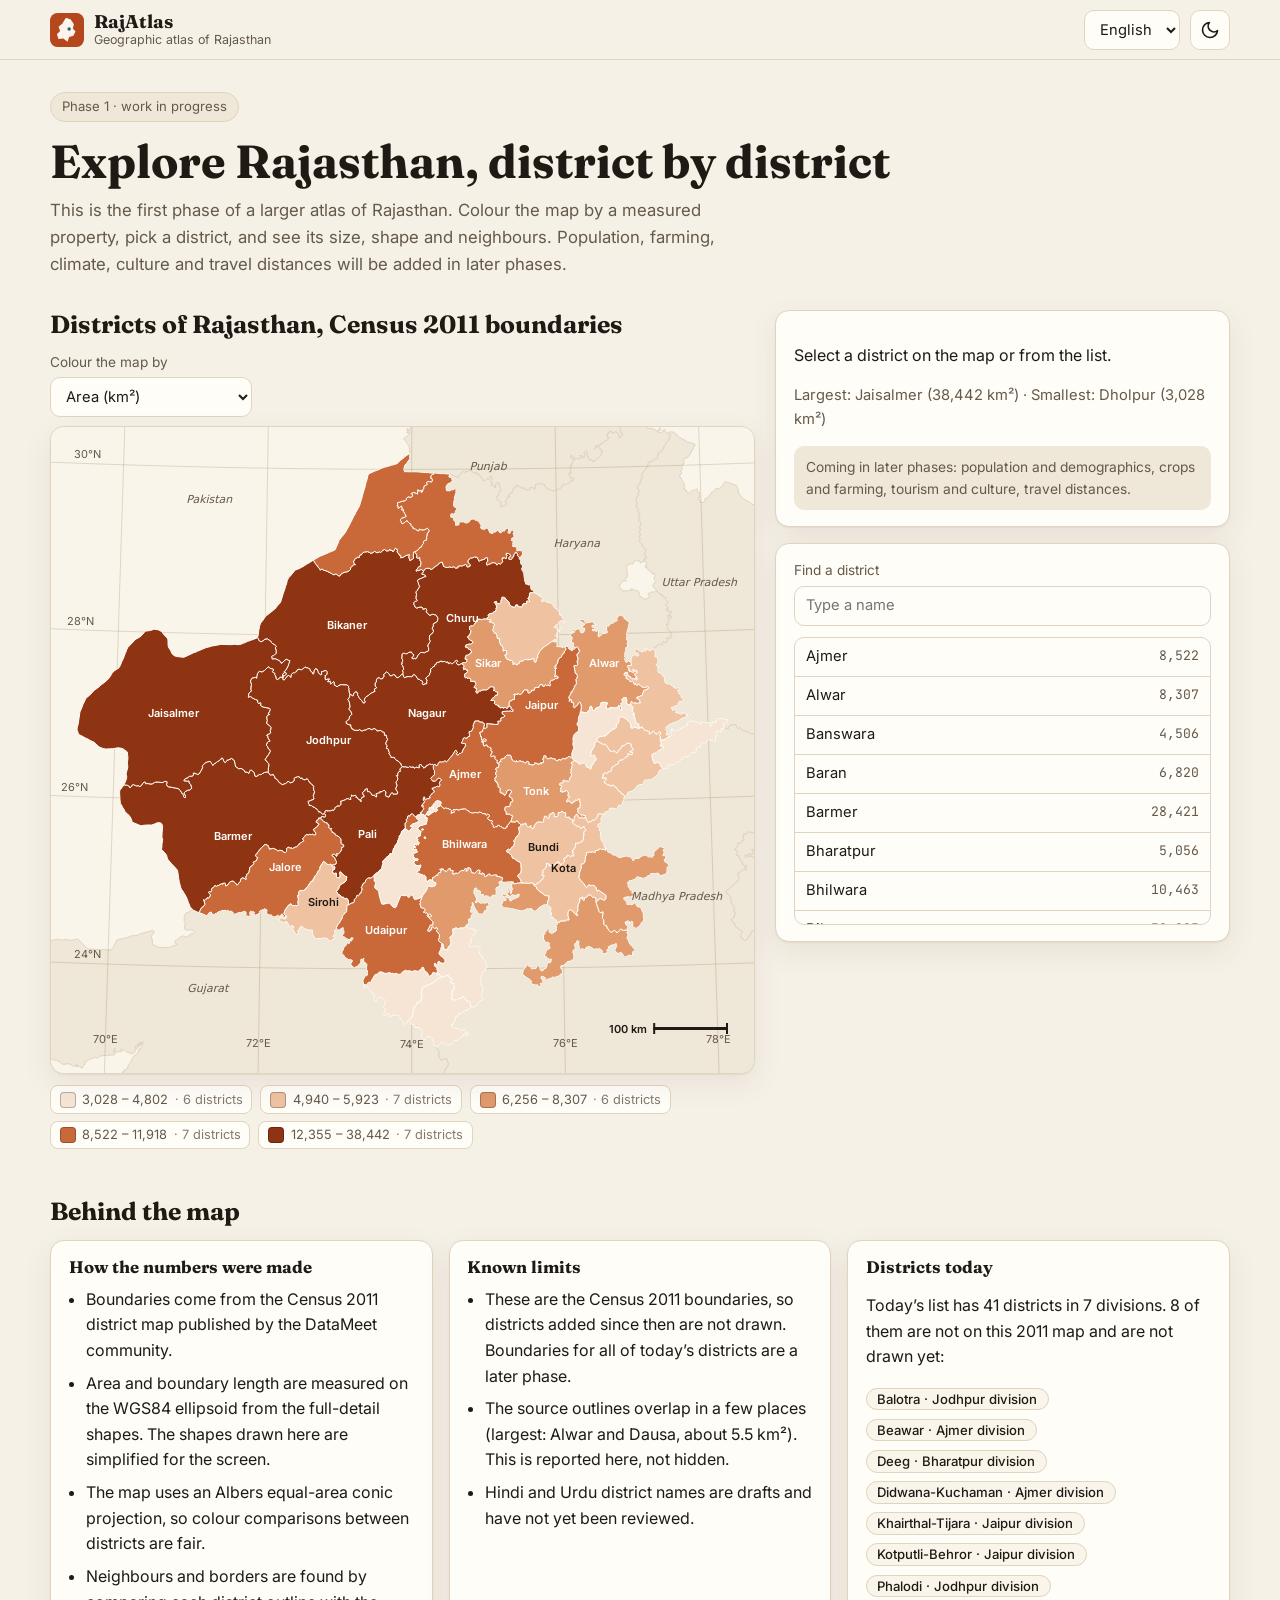
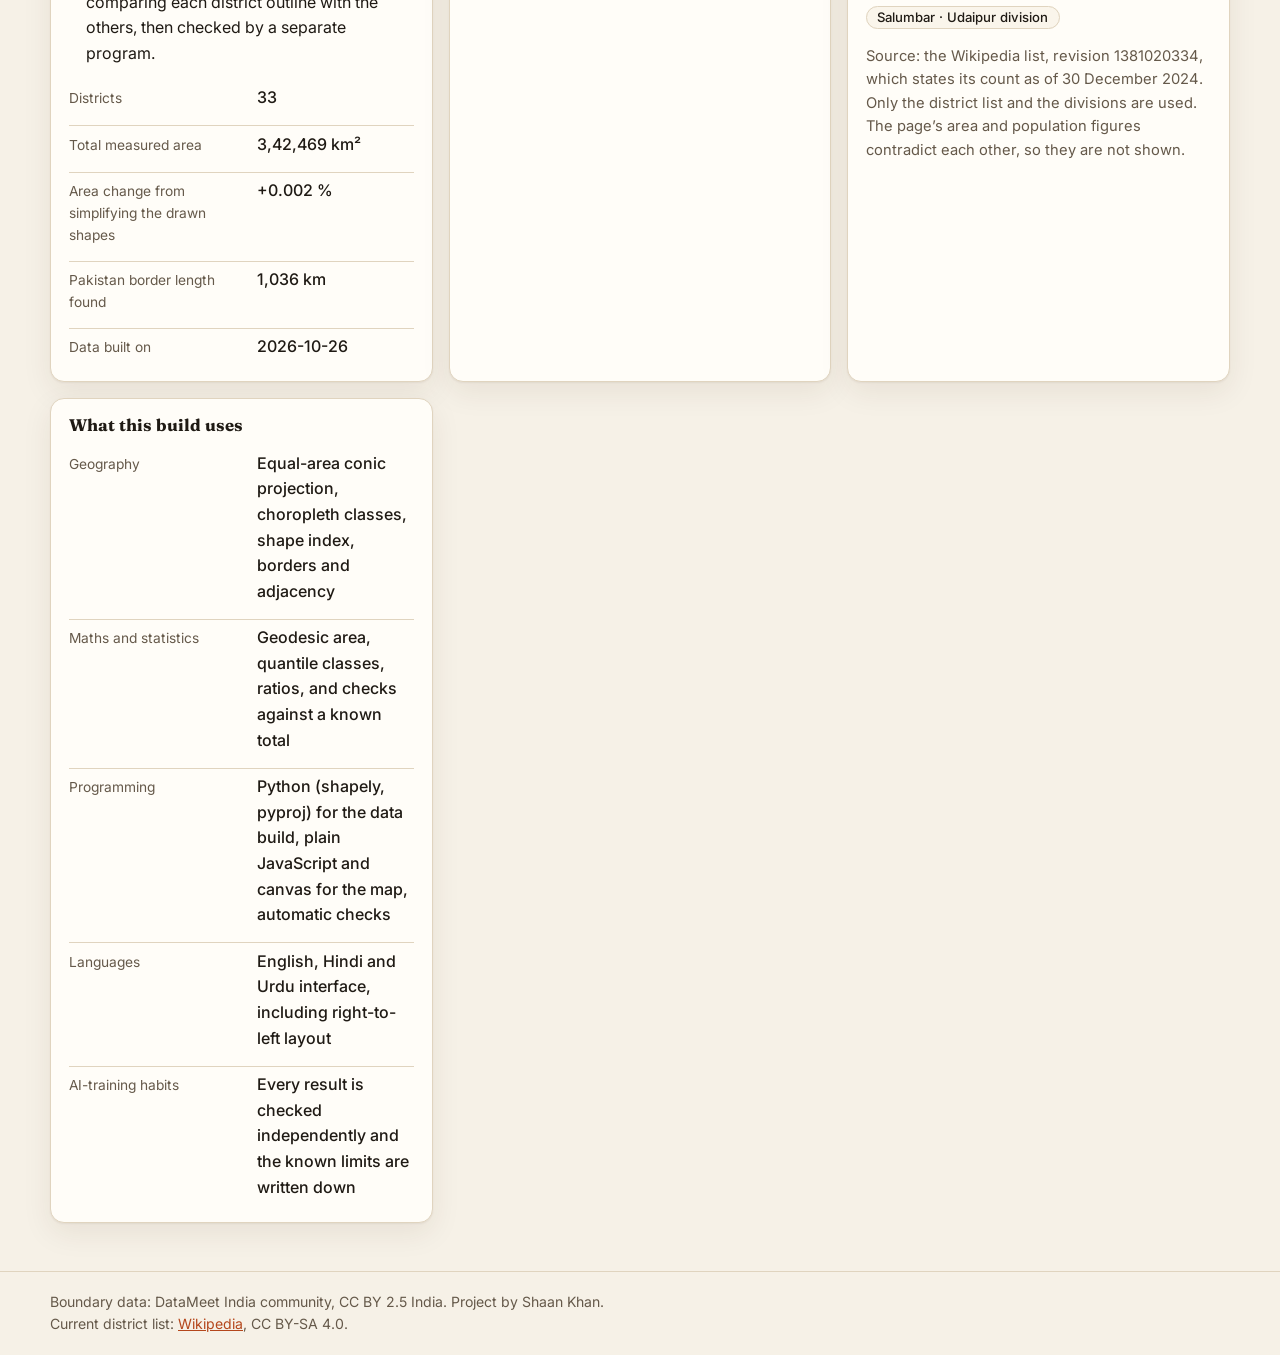
<file: site/index.html>
<!doctype html>
<html lang="en" dir="ltr">
<head>
  <meta charset="utf-8">
  <meta name="viewport" content="width=device-width, initial-scale=1">
  <meta name="google-site-verification" content="Na5MTOHMl5gdFVYgnIsloeKjWfLy23XBbULjPIZZJnI" />
  <title>RajAtlas | Geographic atlas of Rajasthan</title>
  <meta name="description" content="An interactive geographic atlas of Rajasthan: district boundaries, area, shape, neighbours and borders, measured from Census 2011 data. English, Hindi and Urdu.">
  <meta name="author" content="Shaan Khan">
  <meta name="theme-color" content="#f6f1e7">
  <link rel="canonical" href="https://rajatlas.shaankha81.workers.dev/">
  <meta property="og:type" content="website">
  <meta property="og:site_name" content="RajAtlas">
  <meta property="og:title" content="RajAtlas | Geographic atlas of Rajasthan">
  <meta property="og:description" content="An interactive geographic atlas of Rajasthan: district boundaries, area, shape, neighbours and borders, measured from Census 2011 data. English, Hindi and Urdu.">
  <meta property="og:url" content="https://rajatlas.shaankha81.workers.dev/">
  <link rel="icon" href="assets/favicon.svg" type="image/svg+xml">
  <link rel="preconnect" href="https://fonts.googleapis.com">
  <link rel="preconnect" href="https://fonts.gstatic.com" crossorigin>
  <link rel="stylesheet" href="https://fonts.googleapis.com/css2?family=Fraunces:opsz,wght@9..144,500;9..144,700&family=Inter:wght@400;500;600;700&family=JetBrains+Mono:wght@400;600&family=Noto+Nastaliq+Urdu:wght@400;700&family=Noto+Sans+Devanagari:wght@400;600;700&display=swap">
  <link rel="stylesheet" href="assets/css/style.css">
  <script src="assets/js/boot.js"></script>
</head>
<body>
  <a class="skip" href="#main" data-i18n="skip">Skip to content</a>

  <header class="site-header">
    <div class="wrap bar">
      <a class="brand" href="./" aria-label="RajAtlas, home">
        <img src="assets/favicon.svg" alt="" width="34" height="34">
        <span class="brand-text"><b>RajAtlas</b><small data-i18n="brand.sub">Geographic atlas of Rajasthan</small></span>
      </a>
      <div class="controls">
        <label class="visually-hidden" for="lang">Language</label>
        <select id="lang" class="select" aria-label="Language">
          <option value="en">English</option>
          <option value="hi">हिन्दी</option>
          <option value="ur">اردو</option>
        </select>
        <button id="theme" class="icon-btn" type="button" aria-label="Switch between light and dark theme">
          <svg class="i-moon" viewBox="0 0 24 24" width="20" height="20" fill="none" stroke="currentColor" stroke-width="2" stroke-linecap="round" stroke-linejoin="round" aria-hidden="true"><path d="M21 12.8A9 9 0 1 1 11.2 3a7 7 0 0 0 9.8 9.8z"/></svg>
          <svg class="i-sun" viewBox="0 0 24 24" width="20" height="20" fill="none" stroke="currentColor" stroke-width="2" stroke-linecap="round" aria-hidden="true"><circle cx="12" cy="12" r="4.5"/><path d="M12 2v2.5M12 19.5V22M2 12h2.5M19.5 12H22M4.9 4.9l1.8 1.8M17.3 17.3l1.8 1.8M4.9 19.1l1.8-1.8M17.3 6.7l1.8-1.8"/></svg>
        </button>
      </div>
    </div>
  </header>

  <main id="main">
    <section class="intro wrap">
      <p class="badge" data-i18n="badge">Phase 1 · work in progress</p>
      <h1 data-i18n="hero.h1">Explore Rajasthan, district by district</h1>
      <p class="lede" data-i18n="hero.lead">This is the first phase of a larger atlas of Rajasthan. Colour the map by a measured property, pick a district, and see its size, shape and neighbours. Population, farming, climate, culture and travel distances will be added in later phases.</p>
      <noscript><p class="note">The map needs JavaScript. The district data is in assets/data/districts-2011.geojson.</p></noscript>
    </section>

    <section class="atlas wrap" aria-labelledby="map-title">
      <div class="map-col">
        <div class="map-head">
          <h2 id="map-title" data-i18n="map.title">Districts of Rajasthan, Census 2011 boundaries</h2>
          <div class="ctrl">
            <label for="layer" data-i18n="layer.label">Colour the map by</label>
            <select id="layer" class="select">
              <option value="area" data-i18n="layer.area">Area (km²)</option>
              <option value="perim" data-i18n="layer.perim">Boundary length (km)</option>
              <option value="compact" data-i18n="layer.compact">Shape compactness</option>
              <option value="nbrs" data-i18n="layer.nbrs">Neighbouring districts</option>
              <option value="border" data-i18n="layer.border">Type of border</option>
            </select>
          </div>
        </div>
        <div class="map-frame" id="map-frame">
          <canvas id="map" role="img" aria-label="Map of Rajasthan's districts"></canvas>
          <div id="tip" class="tip" role="presentation" hidden></div>
        </div>
        <div id="legend" class="legend"></div>
        <p id="status" class="visually-hidden" role="status" aria-live="polite"></p>
        <p id="load-error" class="note error" role="alert" hidden data-i18n="load.error">The map data could not be loaded. Please reload the page.</p>
      </div>

      <aside class="side-col">
        <div class="card" id="panel" aria-label="District details"></div>
        <div class="card">
          <label class="field-label" for="search" data-i18n="search.label">Find a district</label>
          <input id="search" class="input" type="search" autocomplete="off" placeholder="Type a name" data-i18n-ph="search.ph">
          <ul id="list" class="dlist" aria-label="All districts"></ul>
          <p id="list-none" class="note" hidden data-i18n="list.none">No district matches.</p>
        </div>
      </aside>
    </section>

    <section class="behind wrap" aria-labelledby="bm-title">
      <h2 id="bm-title" data-i18n="bm.title">Behind the map</h2>
      <div class="behind-grid">
        <div class="card">
          <h3 data-i18n="bm.method">How the numbers were made</h3>
          <ul class="plain">
            <li data-i18n="m1">Boundaries come from the Census 2011 district map published by the DataMeet community.</li>
            <li data-i18n="m2">Area and boundary length are measured on the WGS84 ellipsoid from the full-detail shapes. The shapes drawn here are simplified for the screen.</li>
            <li data-i18n="m3">The map uses an Albers equal-area conic projection, so colour comparisons between districts are fair.</li>
            <li data-i18n="m4">Neighbours and borders are found by comparing each district outline with the others, then checked by a separate program.</li>
          </ul>
          <dl class="facts" id="numbers"></dl>
        </div>
        <div class="card">
          <h3 data-i18n="lim.title">Known limits</h3>
          <ul class="plain">
            <li data-i18n="l1">These are the Census 2011 boundaries. Rajasthan’s district map has changed since; the current layout is added in a later phase.</li>
            <li data-i18n="l2">The source outlines overlap in a few places (largest: Alwar and Dausa, about 5.5 km²). This is reported here, not hidden.</li>
            <li id="l3" data-i18n="l3">Hindi and Urdu district names are drafts and have not yet been reviewed.</li>
          </ul>
        </div>
        <div class="card" id="today">
          <h3 data-i18n="cur.title">Districts today</h3>
          <p id="cur-lead"></p>
          <ul id="cur-new" class="chips"></ul>
          <p id="cur-note" class="note"></p>
        </div>
        <div class="card">
          <h3 data-i18n="sk.title">What this build uses</h3>
          <dl class="skills">
            <div><dt data-i18n="sk1.t">Geography</dt><dd data-i18n="sk1.d">Equal-area conic projection, choropleth classes, shape index, borders and adjacency</dd></div>
            <div><dt data-i18n="sk2.t">Maths and statistics</dt><dd data-i18n="sk2.d">Geodesic area, quantile classes, ratios, and checks against a known total</dd></div>
            <div><dt data-i18n="sk3.t">Programming</dt><dd data-i18n="sk3.d">Python (shapely, pyproj) for the data build, plain JavaScript and canvas for the map, automatic checks</dd></div>
            <div><dt data-i18n="sk4.t">Languages</dt><dd data-i18n="sk4.d">English, Hindi and Urdu interface, including right-to-left layout</dd></div>
            <div><dt data-i18n="sk5.t">AI-training habits</dt><dd data-i18n="sk5.d">Every result is checked independently and the known limits are written down</dd></div>
          </dl>
        </div>
      </div>
    </section>
  </main>

  <footer class="site-footer">
    <div class="wrap"><p data-i18n="credit">Boundary data: DataMeet India community, CC BY 2.5 India. Project by Shaan Khan.</p><p id="credit2"></p></div>
  </footer>

  <script src="assets/js/i18n.js" defer></script>
  <script src="assets/js/map.js" defer></script>
  <script src="assets/js/app.js" defer></script>
</body>
</html>
</file>
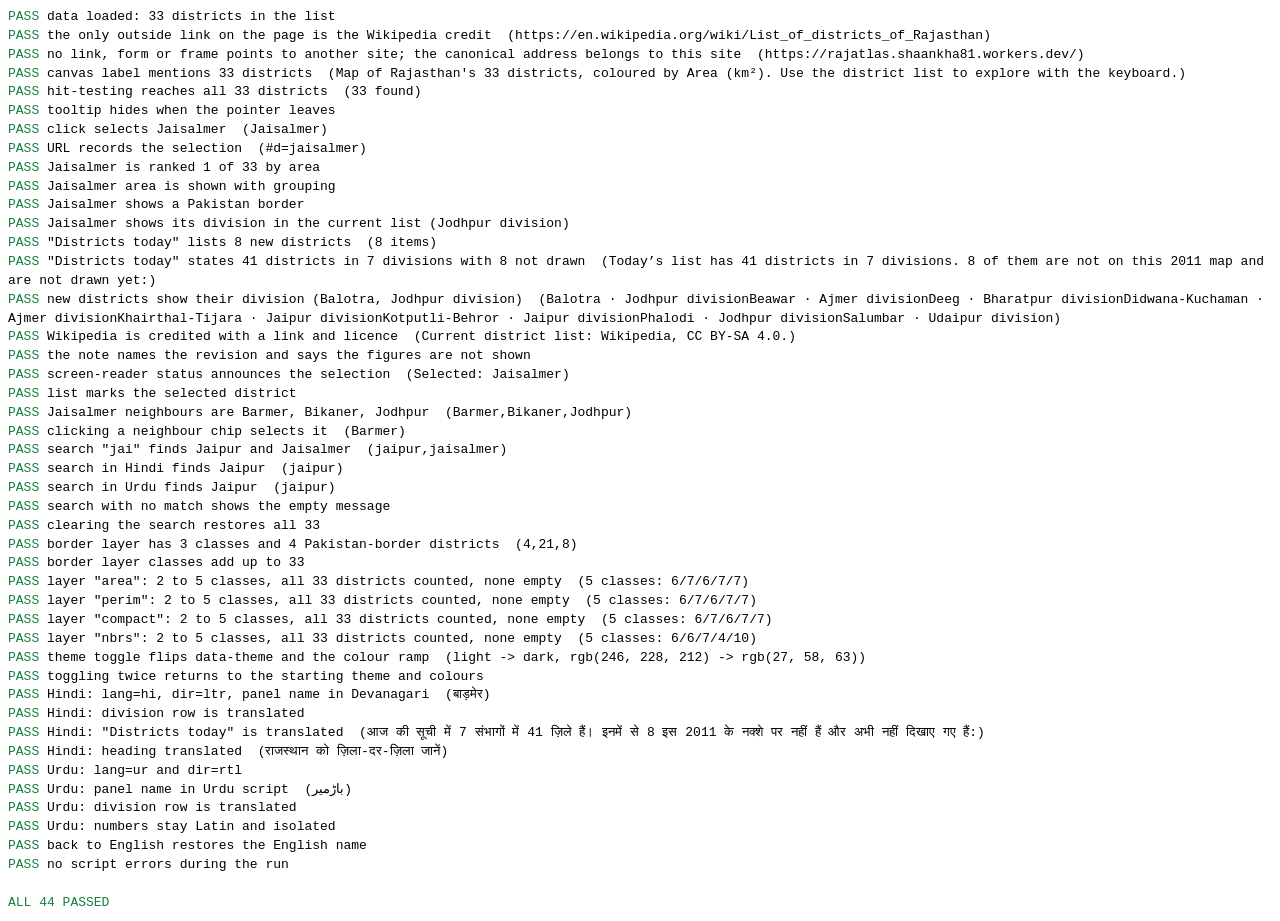
<file: site/tests-e2e.html>
<!doctype html>
<html lang="en"><head><meta charset="utf-8"><title>RajAtlas browser tests</title>
<style>body{margin:0;font:13px/1.45 ui-monospace,Consolas,monospace}#out{padding:8px;white-space:pre-wrap}.fail{color:#b00020;font-weight:700}.pass{color:#15803d}iframe{position:absolute;left:-3000px;width:1280px;height:1400px;border:0}</style></head>
<body><div id="out">running...</div><iframe id="f" src="index.html"></iframe>
<script>
window.addEventListener('unhandledrejection', function (e) { document.getElementById('out').textContent = 'TEST ERROR: ' + (e.reason && (e.reason.stack || e.reason)); });
window.addEventListener('error', function (e) { document.getElementById('out').textContent = 'TEST ERROR: ' + e.message + ' line ' + e.lineno; });
(function () {
  var out = [], failed = 0, total = 0;
  function check(n, ok, d) { total++; if (!ok) failed++; out.push('<span class="' + (ok ? 'pass">PASS ' : 'fail">FAIL ') + '</span>' + n + (d ? '  (' + d + ')' : '')); }
  function sleep(ms) { return new Promise(function (r) { setTimeout(r, ms); }); }
  var f = document.getElementById('f');
  f.addEventListener('load', async function () {
    var w = f.contentWindow, d = w.document, errors = [];
    w.addEventListener('error', function (e) { errors.push(e.message); });
    for (var i = 0; i < 40 && d.querySelectorAll('.dist').length !== 33; i++) await sleep(100);
    var canvas = d.getElementById('map'), r = canvas.getBoundingClientRect();
    function ev(type, x, y) { return new w.PointerEvent(type, { clientX: r.left + x, clientY: r.top + y, bubbles: true }); }
    function click(x, y) { canvas.dispatchEvent(new w.MouseEvent('click', { clientX: r.left + x, clientY: r.top + y, bubbles: true })); }
    function txt(sel) { var n = d.querySelector(sel); return n ? n.textContent.trim() : ''; }

    check('data loaded: 33 districts in the list', d.querySelectorAll('.dist').length === 33);
    // independence: the site stands alone and links to none of the author's other sites
    var external = Array.prototype.slice.call(d.querySelectorAll('a[href^="http"]')).map(function (a) { return a.getAttribute('href'); });
    check('the only outside link on the page is the Wikipedia credit', external.length === 1 && /^https:\/\/en\.wikipedia\.org\//.test(external[0]), external.join(' | '));
    var canon = d.querySelector('link[rel="canonical"]');
    check('no link, form or frame points to another site; the canonical address belongs to this site', !d.querySelector('iframe, form[action^="http"]') && !!canon && /^https:\/\/rajatlas\./.test(canon.getAttribute('href')), canon && canon.getAttribute('href'));
    check('canvas label mentions 33 districts', /33/.test(canvas.getAttribute('aria-label')), canvas.getAttribute('aria-label'));

    // hover sweep over the whole canvas; the tooltip names the district under the pointer
    var seen = {}, where = {}, step = 5;
    for (var y = 0; y < r.height; y += step) for (var x = 0; x < r.width; x += step) {
      canvas.dispatchEvent(ev('pointermove', x, y));
      var tip = d.getElementById('tip');
      if (!tip.hidden) { var nm = tip.textContent.split(':')[0]; seen[nm] = (seen[nm] || 0) + 1; if (!where[nm]) where[nm] = [x, y]; }
    }
    check('hit-testing reaches all 33 districts', Object.keys(seen).length === 33, Object.keys(seen).length + ' found');
    canvas.dispatchEvent(new w.PointerEvent('pointerleave', { bubbles: true }));
    check('tooltip hides when the pointer leaves', d.getElementById('tip').hidden);

    // click selects
    click(where['Jaisalmer'][0], where['Jaisalmer'][1]);
    check('click selects Jaisalmer', txt('#panel .dname') === 'Jaisalmer', txt('#panel .dname'));
    check('URL records the selection', w.location.hash === '#d=jaisalmer', w.location.hash);
    check('Jaisalmer is ranked 1 of 33 by area', /1 of 33/.test(txt('#panel')), '');
    check('Jaisalmer area is shown with grouping', /38,442\.4 km²/.test(txt('#panel')));
    check('Jaisalmer shows a Pakistan border', /Border with Pakistan/.test(txt('#panel')) && /470 km/.test(txt('#panel')));
    check('Jaisalmer shows its division in the current list (Jodhpur division)', /Jodhpur division/.test(txt('#panel')), '');
    check('"Districts today" lists 8 new districts', d.querySelectorAll('#cur-new li').length === 8, d.querySelectorAll('#cur-new li').length + ' items');
    check('"Districts today" states 41 districts in 7 divisions with 8 not drawn', /41 districts in 7 divisions/.test(txt('#cur-lead')) && /8 of them/.test(txt('#cur-lead')), txt('#cur-lead'));
    check('new districts show their division (Balotra, Jodhpur division)', /Balotra · Jodhpur division/.test(txt('#cur-new')), txt('#cur-new'));
    check('Wikipedia is credited with a link and licence', !!d.querySelector('#credit2 a[href*="wikipedia.org"]') && /CC BY-SA 4\.0/.test(txt('#credit2')), txt('#credit2'));
    check('the note names the revision and says the figures are not shown', /1381020334/.test(txt('#cur-note')) && /not shown/.test(txt('#cur-note')));
    check('screen-reader status announces the selection', txt('#status') === 'Selected: Jaisalmer', txt('#status'));
    check('list marks the selected district', d.querySelector('.dist[aria-pressed="true"]') && d.querySelector('.dist[aria-pressed="true"]').getAttribute('data-id') === 'jaisalmer');

    // neighbour chips
    var chips = Array.prototype.slice.call(d.querySelectorAll('#panel .chips button.chip')).map(function (b) { return b.textContent; });
    check('Jaisalmer neighbours are Barmer, Bikaner, Jodhpur', chips.join() === 'Barmer,Bikaner,Jodhpur', chips.join());
    d.querySelector('#panel .chips button.chip').click();
    check('clicking a neighbour chip selects it', txt('#panel .dname') === 'Barmer' && w.location.hash === '#d=barmer', txt('#panel .dname'));

    // search in three scripts
    function search(q) { var i = d.getElementById('search'); i.value = q; i.dispatchEvent(new w.Event('input', { bubbles: true })); return Array.prototype.slice.call(d.querySelectorAll('.dist')).map(function (b) { return b.getAttribute('data-id'); }); }
    var a = search('jai');            check('search "jai" finds Jaipur and Jaisalmer', a.join() === 'jaipur,jaisalmer', a.join());
    a = search('जयपुर');               check('search in Hindi finds Jaipur', a.join() === 'jaipur', a.join());
    a = search('جے پور');              check('search in Urdu finds Jaipur', a.join() === 'jaipur', a.join());
    a = search('zzz');                 check('search with no match shows the empty message', a.length === 0 && !d.getElementById('list-none').hidden);
    a = search('');                    check('clearing the search restores all 33', a.length === 33);

    // layers
    var sel = d.getElementById('layer');
    function layer(v) { sel.value = v; sel.dispatchEvent(new w.Event('change', { bubbles: true })); return Array.prototype.slice.call(d.querySelectorAll('#legend .item')); }
    var items = layer('border');
    var counts = items.map(function (it) { return parseInt(it.querySelector('.count').textContent.replace(/\D/g, ''), 10); });
    check('border layer has 3 classes and 4 Pakistan-border districts', items.length === 3 && counts[0] === 4, counts.join());
    check('border layer classes add up to 33', counts.reduce(function (s, v) { return s + v; }, 0) === 33);
    ['area', 'perim', 'compact', 'nbrs'].forEach(function (k) {
      var it = layer(k), c = it.map(function (x) { return parseInt(x.querySelector('.count').textContent.replace(/\D/g, ''), 10); });
      check('layer "' + k + '": 2 to 5 classes, all 33 districts counted, none empty', it.length >= 2 && it.length <= 5 && c.reduce(function (s, v) { return s + v; }, 0) === 33 && c.every(function (v) { return v > 0; }), it.length + ' classes: ' + c.join('/'));
    });
    layer('area');

    // theme
    var t1 = d.documentElement.getAttribute('data-theme');
    var sw1 = w.getComputedStyle(d.querySelector('#legend .sw')).backgroundColor;
    d.getElementById('theme').click();
    var t2 = d.documentElement.getAttribute('data-theme');
    var sw2 = w.getComputedStyle(d.querySelector('#legend .sw')).backgroundColor;
    check('theme toggle flips data-theme and the colour ramp', t1 !== t2 && sw1 !== sw2, t1 + ' -> ' + t2 + ', ' + sw1 + ' -> ' + sw2);
    d.getElementById('theme').click();
    check('toggling twice returns to the starting theme and colours', d.documentElement.getAttribute('data-theme') === t1 && w.getComputedStyle(d.querySelector('#legend .sw')).backgroundColor === sw1);

    // languages
    var ls = d.getElementById('lang');
    ls.value = 'hi'; ls.dispatchEvent(new w.Event('change', { bubbles: true }));
    check('Hindi: lang=hi, dir=ltr, panel name in Devanagari', d.documentElement.lang === 'hi' && d.documentElement.dir === 'ltr' && txt('#panel .dname') === 'बाड़मेर', txt('#panel .dname'));
    check('Hindi: division row is translated', /संभाग/.test(txt('#panel')), '');
    check('Hindi: "Districts today" is translated', /संभागों/.test(txt('#cur-lead')), txt('#cur-lead'));
    check('Hindi: heading translated', /राजस्थान/.test(txt('h1')), txt('h1'));
    ls.value = 'ur'; ls.dispatchEvent(new w.Event('change', { bubbles: true }));
    check('Urdu: lang=ur and dir=rtl', d.documentElement.lang === 'ur' && d.documentElement.dir === 'rtl');
    check('Urdu: panel name in Urdu script', txt('#panel .dname') === 'باڑمیر', txt('#panel .dname'));
    check('Urdu: division row is translated', /ڈویژن/.test(txt('#panel')), '');
    check('Urdu: numbers stay Latin and isolated', !!d.querySelector('#panel bdi.num') && /28,420\.6/.test(txt('#panel')));
    ls.value = 'en'; ls.dispatchEvent(new w.Event('change', { bubbles: true }));
    check('back to English restores the English name', txt('#panel .dname') === 'Barmer');

    check('no script errors during the run', errors.length === 0, errors.join(' | '));
    document.getElementById('out').innerHTML = out.join('\n') + '\n\n' + (failed ? '<span class="fail">' + failed + ' of ' + total + ' FAILED</span>' : '<span class="pass">ALL ' + total + ' PASSED</span>');
    document.title = failed ? 'FAILED ' + failed : 'PASSED ' + total;
  });
})();
</script></body></html>
</file>
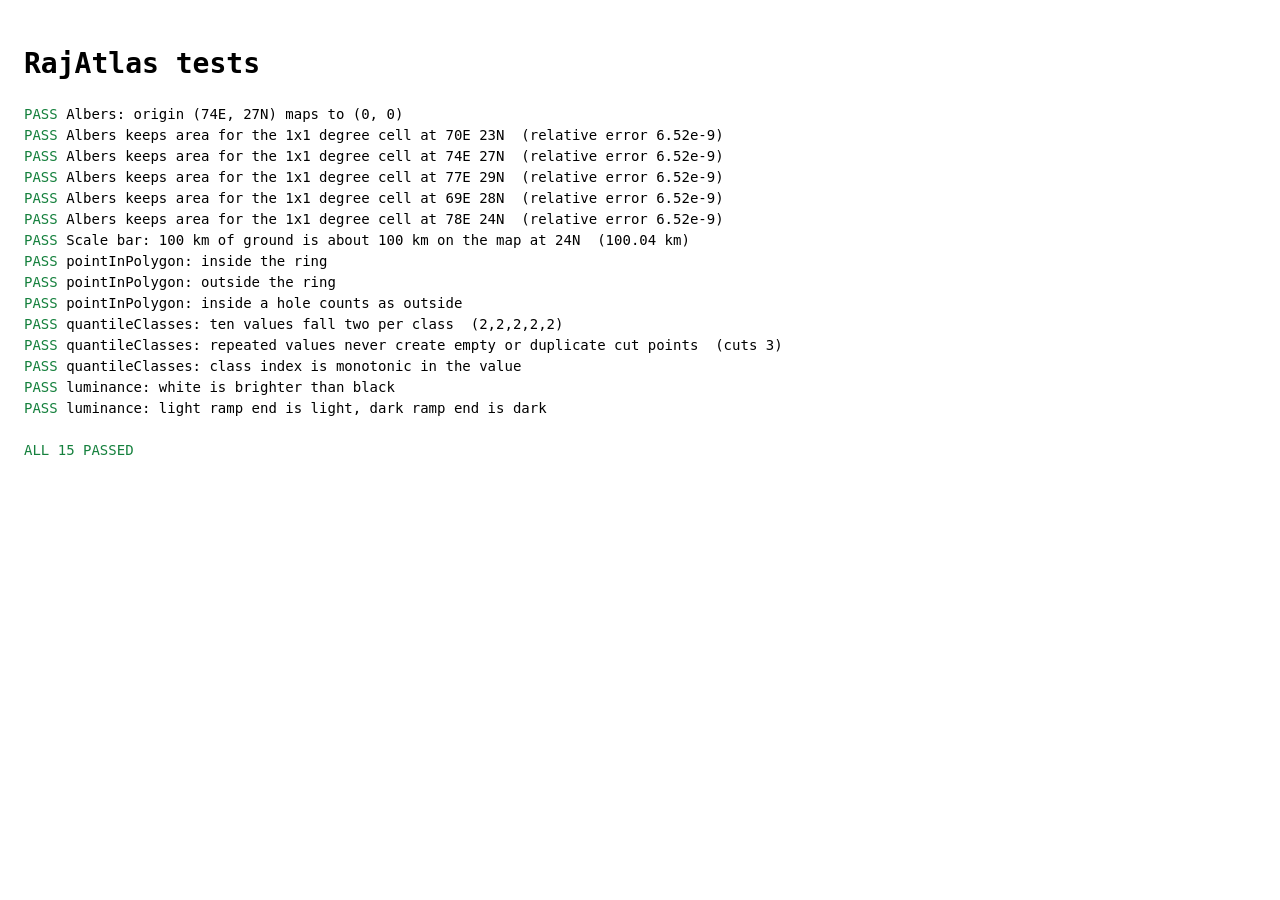
<file: site/tests.html>
<!doctype html>
<html lang="en">
<head>
  <meta charset="utf-8">
  <title>RajAtlas tests</title>
  <style>body{font:14px/1.5 ui-monospace,Consolas,monospace;padding:1rem}.fail{color:#b00020;font-weight:700}.pass{color:#15803d}</style>
</head>
<body>
  <h1>RajAtlas tests</h1>
  <pre id="out"></pre>
  <script src="assets/js/map.js"></script>
  <script>
    (function () {
      var c = window.RajMap.core, D = Math.PI / 180, out = [], failed = 0, total = 0;
      function check(name, ok, detail) {
        total++; if (!ok) failed++;
        out.push('<span class="' + (ok ? 'pass' : 'fail') + '">' + (ok ? 'PASS ' : 'FAIL ') + '</span>' + name + (detail ? '  (' + detail + ')' : ''));
      }
      function near(a, b, tol) { return Math.abs(a - b) <= tol; }

      // 1. the projection origin maps to (0,0)
      var o = c.albers(74, 27);
      check('Albers: origin (74E, 27N) maps to (0, 0)', near(o[0], 0, 1e-12) && near(o[1], 0, 1e-12));

      // 2. equal area: a 1x1 degree cell must keep its true spherical area (R = 1) wherever it sits in the map
      function planarArea(lon0, lat0) {
        var pts = [], i;
        for (i = 0; i <= 40; i++) pts.push(c.albers(lon0 + i / 40, lat0));
        for (i = 0; i <= 40; i++) pts.push(c.albers(lon0 + 1, lat0 + i / 40));
        for (i = 0; i <= 40; i++) pts.push(c.albers(lon0 + 1 - i / 40, lat0 + 1));
        for (i = 0; i <= 40; i++) pts.push(c.albers(lon0, lat0 + 1 - i / 40));
        var a = 0; for (i = 0; i < pts.length; i++) { var p = pts[i], q = pts[(i + 1) % pts.length]; a += p[0] * q[1] - q[0] * p[1]; }
        return Math.abs(a) / 2;
      }
      [[70, 23], [74, 27], [77, 29], [69, 28], [78, 24]].forEach(function (cell) {
        var sphere = (1 * D) * (Math.sin((cell[1] + 1) * D) - Math.sin(cell[1] * D));
        var rel = Math.abs(planarArea(cell[0], cell[1]) - sphere) / sphere;
        check('Albers keeps area for the 1x1 degree cell at ' + cell[0] + 'E ' + cell[1] + 'N', rel < 2e-4, 'relative error ' + rel.toExponential(2));
      });

      // 3. 100 km along the central meridian is 100 km of projected length (scale bar is valid near the standard parallels)
      var a = c.albers(74, 24), b = c.albers(74, 24 + 100 / 111.19);
      var km = Math.hypot(b[0] - a[0], b[1] - a[1]) * c.EARTH_R_KM;
      check('Scale bar: 100 km of ground is about 100 km on the map at 24N', near(km, 100, 0.6), km.toFixed(2) + ' km');

      // 4. point in polygon: even-odd, with a hole
      var square = [0, 0, 10, 0, 10, 10, 0, 10], hole = [4, 4, 6, 4, 6, 6, 4, 6];
      check('pointInPolygon: inside the ring', c.pointInPolygon(2, 2, [square, hole]));
      check('pointInPolygon: outside the ring', !c.pointInPolygon(12, 5, [square, hole]));
      check('pointInPolygon: inside a hole counts as outside', !c.pointInPolygon(5, 5, [square, hole]));

      // 5. quantile classes
      var vals = [1, 2, 3, 4, 5, 6, 7, 8, 9, 10];
      var q = c.quantileClasses(vals, 5);
      var counts = [0, 0, 0, 0, 0]; vals.forEach(function (v) { counts[q.classOf(v)]++; });
      check('quantileClasses: ten values fall two per class', counts.join() === '2,2,2,2,2', counts.join());
      var q2 = c.quantileClasses([2, 2, 2, 2, 3, 3, 3, 8], 5);
      check('quantileClasses: repeated values never create empty or duplicate cut points', q2.cuts.length === new Set(q2.cuts).size && q2.cuts.every(function (x) { return x > 2; }), 'cuts ' + q2.cuts.join());
      check('quantileClasses: class index is monotonic in the value', [1, 2, 3, 4, 5, 6, 7, 8, 9, 10].every(function (v, i, arr) { return i === 0 || q.classOf(v) >= q.classOf(arr[i - 1]); }));

      // 6. luminance decides label colour
      check('luminance: white is brighter than black', c.luminance('#ffffff') > 0.99 && c.luminance('#000000') < 0.01);
      check('luminance: light ramp end is light, dark ramp end is dark', c.luminance('#f6e4d4') > 0.42 && c.luminance('#8f3412') < 0.42);

      document.getElementById('out').innerHTML = out.join('\n') + '\n\n' + (failed ? '<span class="fail">' + failed + ' of ' + total + ' FAILED</span>' : '<span class="pass">ALL ' + total + ' PASSED</span>');
      document.title = failed ? 'FAILED ' + failed + '/' + total : 'PASSED ' + total;
    })();
  </script>
</body>
</html>
</file>
<file: site/assets/css/style.css>
/* RajAtlas styles. */
[hidden] { display: none !important; }
:root {
  --bg: #f6f1e7; --bg-alt: #efe7d7; --surface: #fffdf8; --surface-2: #faf5eb;
  --text: #1f1a14; --muted: #65594a; --border: #e0d4bf;
  --accent: #b4471c; --accent-2: #0f6e6a; --accent-ink: #fffdf8;
  --contour: rgba(140, 98, 52, .22);
  --c1: #b4471c; --c2: #0f6e6a; --c3: #a16207;
  /* sequential ramp for the choropleth: light = few, dark = many (lightness falls step by step) */
  --seq-1: #f6e4d4; --seq-2: #efc3a1; --seq-3: #e09a6c; --seq-4: #c9693a; --seq-5: #8f3412;
  --ok: #15803d; --bad: #c2410c;
  --shadow: 0 1px 2px rgba(60, 40, 10, .06), 0 10px 30px rgba(60, 40, 10, .08);
  --radius: 14px;
  --font: "Inter", system-ui, -apple-system, "Segoe UI", Roboto, Arial, sans-serif;
  --display: "Fraunces", Georgia, "Times New Roman", serif;
  --mono: "JetBrains Mono", ui-monospace, SFMono-Regular, Menlo, Consolas, monospace;
  --font-map: "Inter", system-ui, "Segoe UI", Arial, sans-serif;
  color-scheme: light;
}
:root[data-theme="dark"] {
  --bg: #0d1416; --bg-alt: #111b1e; --surface: #162226; --surface-2: #1a282c;
  --text: #ece5d8; --muted: #a3ab9f; --border: #283a3e;
  --accent: #f0895a; --accent-2: #4fd1c5; --accent-ink: #0d1416;
  --contour: rgba(79, 209, 197, .13);
  --c1: #f0895a; --c2: #4fd1c5; --c3: #f5c451;
  --seq-1: #1b3a3f; --seq-2: #1f5d5f; --seq-3: #2b8683; --seq-4: #4fb8ae; --seq-5: #9ae6dc;
  --ok: #4ade80; --bad: #fb923c;
  --shadow: 0 1px 2px rgba(0, 0, 0, .3), 0 12px 32px rgba(0, 0, 0, .35);
  color-scheme: dark;
}
:root[lang="hi"] { --font: "Noto Sans Devanagari", "Inter", system-ui, sans-serif; --font-map: "Noto Sans Devanagari", "Inter", system-ui, sans-serif; }
:root[lang="ur"] { --font: "Noto Nastaliq Urdu", "Inter", system-ui, serif; --font-map: "Noto Nastaliq Urdu", "Inter", system-ui, serif; }

*, *::before, *::after { box-sizing: border-box; }
html { -webkit-text-size-adjust: 100%; }
body {
  margin: 0; background: var(--bg); color: var(--text);
  font: 400 1rem/1.6 var(--font); -webkit-font-smoothing: antialiased;
}
:root[lang="ur"] body { line-height: 2; }
img, svg, canvas { max-width: 100%; }
h1, h2, h3 { font-family: var(--display); line-height: 1.2; margin: 0 0 .5rem; }
:root[lang="hi"] h1, :root[lang="hi"] h2, :root[lang="hi"] h3,
:root[lang="ur"] h1, :root[lang="ur"] h2, :root[lang="ur"] h3 { font-family: var(--font); }
h1 { font-size: clamp(1.9rem, 4.6vw, 2.9rem); }
h2 { font-size: clamp(1.25rem, 2.6vw, 1.55rem); }
h3 { font-size: 1.05rem; }
a { color: var(--accent); }
.wrap { width: min(1180px, 100% - 2rem); margin-inline: auto; }
.visually-hidden { position: absolute !important; width: 1px; height: 1px; overflow: hidden; clip: rect(0 0 0 0); white-space: nowrap; }
.skip { position: absolute; inset-inline-start: .5rem; top: -4rem; background: var(--accent); color: var(--accent-ink); padding: .5rem .8rem; border-radius: 8px; z-index: 20; }
.skip:focus { top: .5rem; }
:focus-visible { outline: 3px solid var(--accent-2); outline-offset: 2px; border-radius: 4px; }

/* header */
.site-header { position: sticky; top: 0; z-index: 10; background: color-mix(in srgb, var(--bg) 88%, transparent); backdrop-filter: blur(8px); border-bottom: 1px solid var(--border); }
.bar { display: flex; align-items: center; justify-content: space-between; gap: 1rem; padding-block: .6rem; }
.brand { display: flex; align-items: center; gap: .65rem; color: var(--text); text-decoration: none; }
.brand-text { display: flex; flex-direction: column; line-height: 1.2; }
.brand-text b { font-family: var(--display); font-size: 1.15rem; }
.brand-text small { color: var(--muted); font-size: .78rem; }
.controls { display: flex; align-items: center; gap: .6rem; }
.select, .input {
  font: inherit; font-size: .92rem; color: var(--text); background: var(--surface);
  border: 1px solid var(--border); border-radius: 10px; padding: .45rem .7rem; min-height: 40px;
}
.input { width: 100%; }
.icon-btn { display: inline-grid; place-items: center; width: 40px; height: 40px; background: var(--surface); color: var(--text); border: 1px solid var(--border); border-radius: 10px; cursor: pointer; }
.icon-btn:hover { background: var(--bg-alt); }
[data-theme="dark"] .i-moon, :root:not([data-theme="dark"]) .i-sun { display: none; }

.notfound { padding-block: 4rem; }

/* intro */
.intro { padding-block: 2rem 1rem; }
.badge { display: inline-block; margin: 0 0 .75rem; padding: .2rem .7rem; border-radius: 999px; background: var(--bg-alt); border: 1px solid var(--border); color: var(--muted); font-size: .82rem; }
.lede { max-width: 62ch; color: var(--muted); font-size: 1.05rem; margin: 0; }
.note { color: var(--muted); font-size: .92rem; }
.note.error { color: var(--bad); }

/* atlas layout */
.atlas { display: grid; grid-template-columns: minmax(0, 1.55fr) minmax(300px, 1fr); gap: 1.25rem; padding-block: 1rem 2rem; align-items: start; }
.map-head { display: flex; flex-wrap: wrap; align-items: end; justify-content: space-between; gap: .75rem 1rem; margin-bottom: .6rem; }
.map-head h2 { margin: 0; }
.ctrl { display: flex; flex-direction: column; gap: .2rem; font-size: .85rem; color: var(--muted); }
.map-frame { position: relative; background: var(--surface-2); border: 1px solid var(--border); border-radius: var(--radius); box-shadow: var(--shadow); overflow: hidden; }
#map { display: block; cursor: pointer; touch-action: manipulation; }
.tip { position: absolute; pointer-events: none; z-index: 3; background: var(--surface); color: var(--text); border: 1px solid var(--border); border-radius: 8px; padding: .25rem .55rem; font-size: .82rem; box-shadow: var(--shadow); white-space: nowrap; transform: translate(12px, 12px); }

/* legend */
.legend { display: flex; flex-wrap: wrap; gap: .4rem .5rem; margin-top: .7rem; font-size: .8rem; color: var(--muted); }
.legend .item { display: inline-flex; align-items: center; gap: .4rem; padding: .2rem .55rem; background: var(--surface); border: 1px solid var(--border); border-radius: 8px; }
.legend .sw { width: 16px; height: 16px; border-radius: 4px; border: 1px solid rgba(0, 0, 0, .25); flex: none; }
.legend .count { opacity: .8; }

/* side column */
.side-col { display: grid; gap: 1rem; }
.card { background: var(--surface); border: 1px solid var(--border); border-radius: var(--radius); padding: 1rem 1.1rem; box-shadow: var(--shadow); }
.card h3 { margin-bottom: .6rem; }
.dname { font-family: var(--display); font-size: 1.5rem; margin: 0; }
:root[lang="hi"] .dname, :root[lang="ur"] .dname { font-family: var(--font); }
.dnames { color: var(--muted); font-size: .9rem; margin: 0 0 .8rem; }
.facts, .skills { margin: 0; display: grid; gap: .55rem; }
.facts > div, .skills > div { display: grid; grid-template-columns: minmax(0, 11rem) minmax(0, 1fr); gap: .75rem; align-items: baseline; padding-block: .35rem; border-top: 1px solid var(--border); }
.facts > div:first-child, .skills > div:first-child { border-top: 0; }
.facts dt, .skills dt { color: var(--muted); font-size: .86rem; }
.facts dd, .skills dd { margin: 0; font-weight: 500; }
.facts .help { display: block; color: var(--muted); font-weight: 400; font-size: .8rem; margin-top: .15rem; }
.mono { font-family: var(--mono); font-feature-settings: "tnum"; }
.chips { display: flex; flex-wrap: wrap; gap: .35rem; margin: 0; padding: 0; list-style: none; }
.chip { font: inherit; font-size: .82rem; font-weight: 500; color: var(--text); background: var(--surface-2); border: 1px solid var(--border); border-radius: 999px; padding: .15rem .65rem; cursor: pointer; }
.chip:hover { border-color: var(--accent); }
.chip.static { cursor: default; }
.chip.static:hover { border-color: var(--border); }
.later { margin: .9rem 0 0; padding: .6rem .8rem; background: var(--bg-alt); border-radius: 10px; color: var(--muted); font-size: .86rem; }

/* district list */
.field-label { display: block; font-size: .85rem; color: var(--muted); margin-bottom: .3rem; }
.dlist { list-style: none; margin: .7rem 0 0; padding: 0; max-height: 18rem; overflow: auto; border: 1px solid var(--border); border-radius: 10px; }
.dlist li + li { border-top: 1px solid var(--border); }
.dist { display: flex; width: 100%; justify-content: space-between; gap: .75rem; font: inherit; font-size: .92rem; text-align: start; color: var(--text); background: transparent; border: 0; padding: .45rem .7rem; cursor: pointer; }
.dist:hover { background: var(--bg-alt); }
.dist[aria-pressed="true"] { background: var(--bg-alt); box-shadow: inset 3px 0 0 var(--accent); font-weight: 600; }
:root[dir="rtl"] .dist[aria-pressed="true"] { box-shadow: inset -3px 0 0 var(--accent); }
.dist .val { color: var(--muted); font-family: var(--mono); font-size: .82rem; }

/* behind the map */
.behind { padding-block: 1rem 3rem; }
.behind > h2 { margin-bottom: .8rem; }
.behind-grid { display: grid; grid-template-columns: repeat(auto-fit, minmax(300px, 1fr)); gap: 1rem; }
.plain { margin: 0 0 .8rem; padding-inline-start: 1.1rem; display: grid; gap: .45rem; }
.site-footer { border-top: 1px solid var(--border); padding-block: 1.2rem; color: var(--muted); font-size: .88rem; }
.site-footer p { margin: 0; }

bdi, .num { unicode-bidi: isolate; }
bdi[lang="ur"] { font-family: "Noto Nastaliq Urdu", "Segoe UI", serif; }
bdi[lang="hi"] { font-family: "Noto Sans Devanagari", "Inter", system-ui, sans-serif; }

@media (max-width: 520px) {
  .controls { gap: .4rem; }
}
@media (max-width: 900px) {
  .atlas { grid-template-columns: minmax(0, 1fr); }
  .facts > div, .skills > div { grid-template-columns: minmax(0, 1fr); gap: .1rem; }
  .brand-text small { display: none; }
}
@media (prefers-reduced-motion: no-preference) { .dist, .chip { transition: background-color .15s, border-color .15s; } }
</file>
